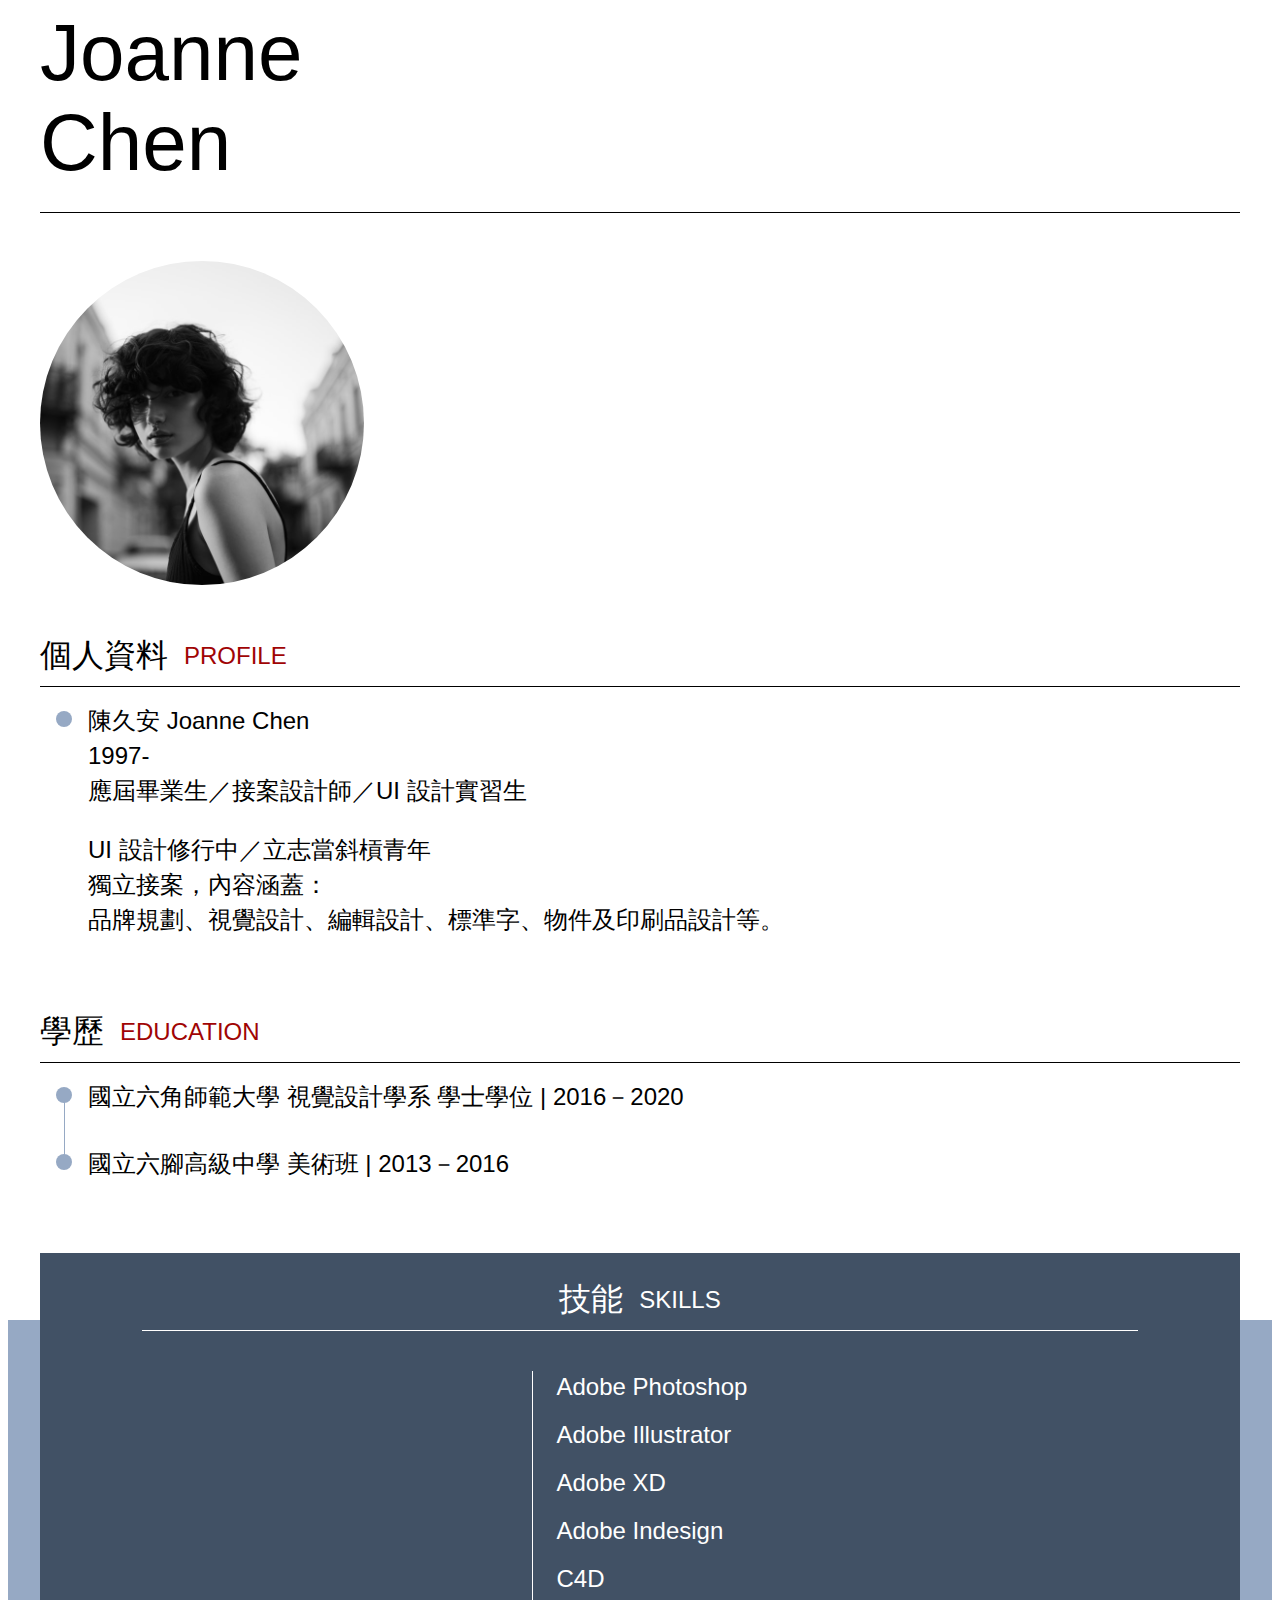
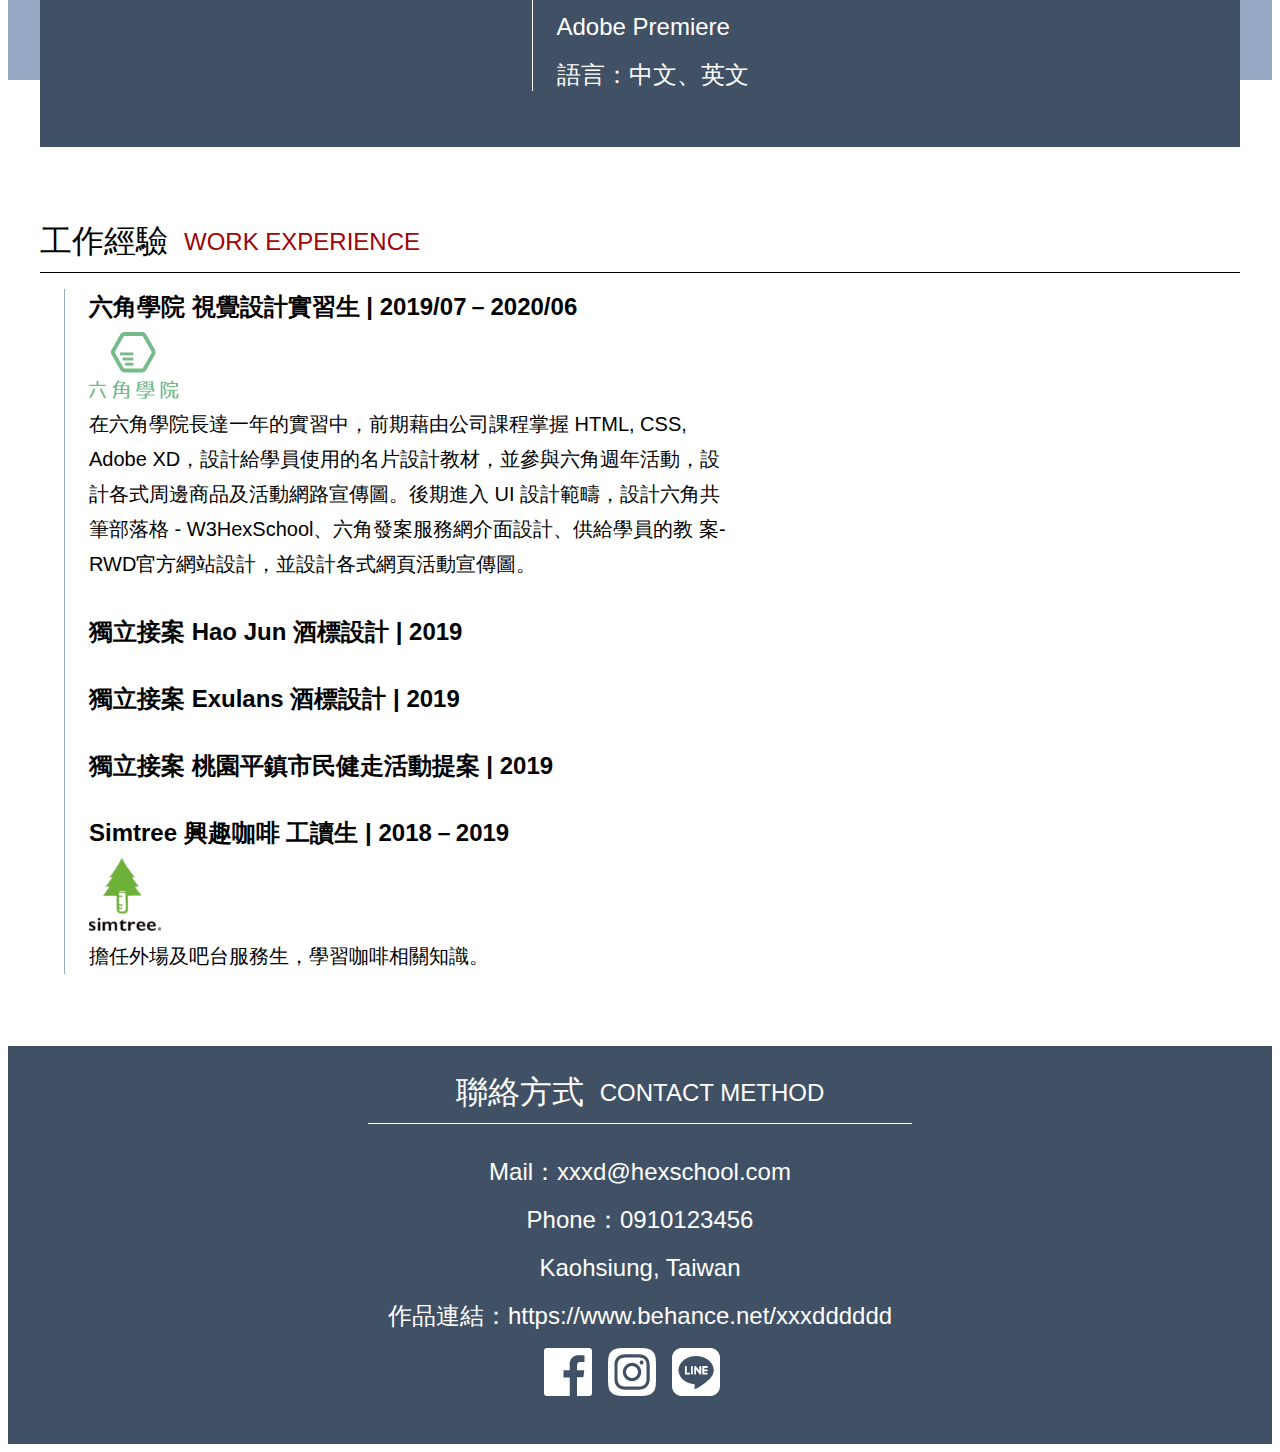
<file: index.html>
<!DOCTYPE html>
<html lang="en">
  <head>
    <meta charset="UTF-8"/>
    <meta name="viewport" content="width=device-width, initial-scale=1.0"/>
    <link rel="stylesheet" href="../css/main.css"/>
    <title>week1</title>
  </head>
  <body>
    <div class="header container-center">
      <div class="person-name"><span>Joanne</span><br/><span>Chen</span></div>
      <div class="person-img"><img src="img/joannechen.png" alt=""/></div>
    </div>
    <div class="container-center">
      <div class="title mb-2"> <span>個人資料</span><span class="title-style tolor-point">PROFILE</span></div>
      <div class="content mb-9">
        <div class="wrap pl-6 mb-3">
          <div class="circle"></div>
          <ul>
            <li>陳久安 Joanne Chen</li>
            <li>1997- </li>
            <li>應屆畢業生／接案設計師／UI 設計實習生</li>
          </ul>
        </div>
        <div class="wrap pl-6">
          <ul>
            <li>UI 設計修行中／立志當斜槓青年</li>
            <li>獨立接案，內容涵蓋：</li>
            <li>品牌規劃、視覺設計、編輯設計、標準字、物件及印刷品設計等。</li>
          </ul>
        </div>
      </div>
    </div>
    <div class="container-center">
      <div class="title mb-2"><span>學歷</span><span class="title-style tolor-point">EDUCATION</span></div>
      <div class="content mb-9">
        <div class="wrap pl-6 mb-4">
          <div class="circle"></div>
          <ul>
            <li>國立六角師範大學 視覺設計學系 學士學位 | 2016－2020</li>
          </ul>
        </div>
        <div class="wrap pl-6 mb-9">
          <div class="circle"></div>
          <div class="line"></div>
          <ul>
            <li>國立六腳高級中學 美術班 | 2013－2016</li>
          </ul>
        </div>
      </div>
    </div>
    <div class="skill-bar mb-9">
      <div class="skill container-center bgcolor-dark tcolor-light">
        <div class="title content-center"> <span>技能</span><span class="title-style">SKILLS</span></div>
        <div class="list content-center">
          <ul>
            <li class="mb-2">Adobe Photoshop</li>
            <li class="mb-2">Adobe Illustrator</li>
            <li class="mb-2">Adobe XD</li>
            <li class="mb-2">Adobe Indesign</li>
            <li class="mb-2">C4D</li>
            <li class="mb-2">Adobe Premiere</li>
            <li>語言：中文、英文</li>
          </ul>
        </div>
      </div>
    </div>
    <div class="exp container-center">
      <div class="title mb-2"><span>工作經驗</span><span class="title-style tolor-point">WORK EXPERIENCE</span></div>
      <div class="content mb-9">
        <div class="wrap">
          <ul>
            <li class="fw-bolder mb-4">六角學院 視覺設計實習生 | 2019/07－2020/06<img src="img/six.png" alt=""/>
              <p>在六角學院長達一年的實習中，前期藉由公司課程掌握 HTML, CSS, Adobe XD，設計給學員使用的名片設計教材，並參與六角週年活動，設計各式周邊商品及活動網路宣傳圖。後期進入 UI 設計範疇，設計六角共筆部落格 - W3HexSchool、六角發案服務網介面設計、供給學員的教 案- RWD官方網站設計，並設計各式網頁活動宣傳圖。</p>
            </li>
            <li class="fw-bolder mb-4">獨立接案 Hao Jun 酒標設計 | 2019</li>
            <li class="fw-bolder mb-4">獨立接案 Exulans 酒標設計 | 2019</li>
            <li class="fw-bolder mb-4">獨立接案 桃園平鎮市民健走活動提案 | 2019</li>
            <li class="fw-bolder">Simtree 興趣咖啡 工讀生 | 2018－2019<img src="img/tree.png" alt=""/>
              <p>擔任外場及吧台服務生，學習咖啡相關知識。</p>
            </li>
          </ul>
        </div>
      </div>
    </div>
    <div class="footer bgcolor-dark tcolor-light">
      <div class="title content-center"> <span>聯絡方式</span><span class="title-style">CONTACT METHOD</span></div>
      <div class="list">
        <ul>
          <li class="mb-2">Mail：xxxd@hexschool.com</li>
          <li class="mb-2">Phone：0910123456</li>
          <li class="mb-2">Kaohsiung, Taiwan</li>
          <li class="mb-2">作品連結：https://www.behance.net/xxxdddddd</li>
          <li class="icons content-center"><img class="pr-2" src="img/facebook.png" alt="facebook"/><img class="pr-2" src="img/instagram-alt.png" alt="instagram"/><img class="pr-2" src="img/line.png" alt="line"/></li>
        </ul>
      </div>
    </div>
  </body>
</html>
</file>
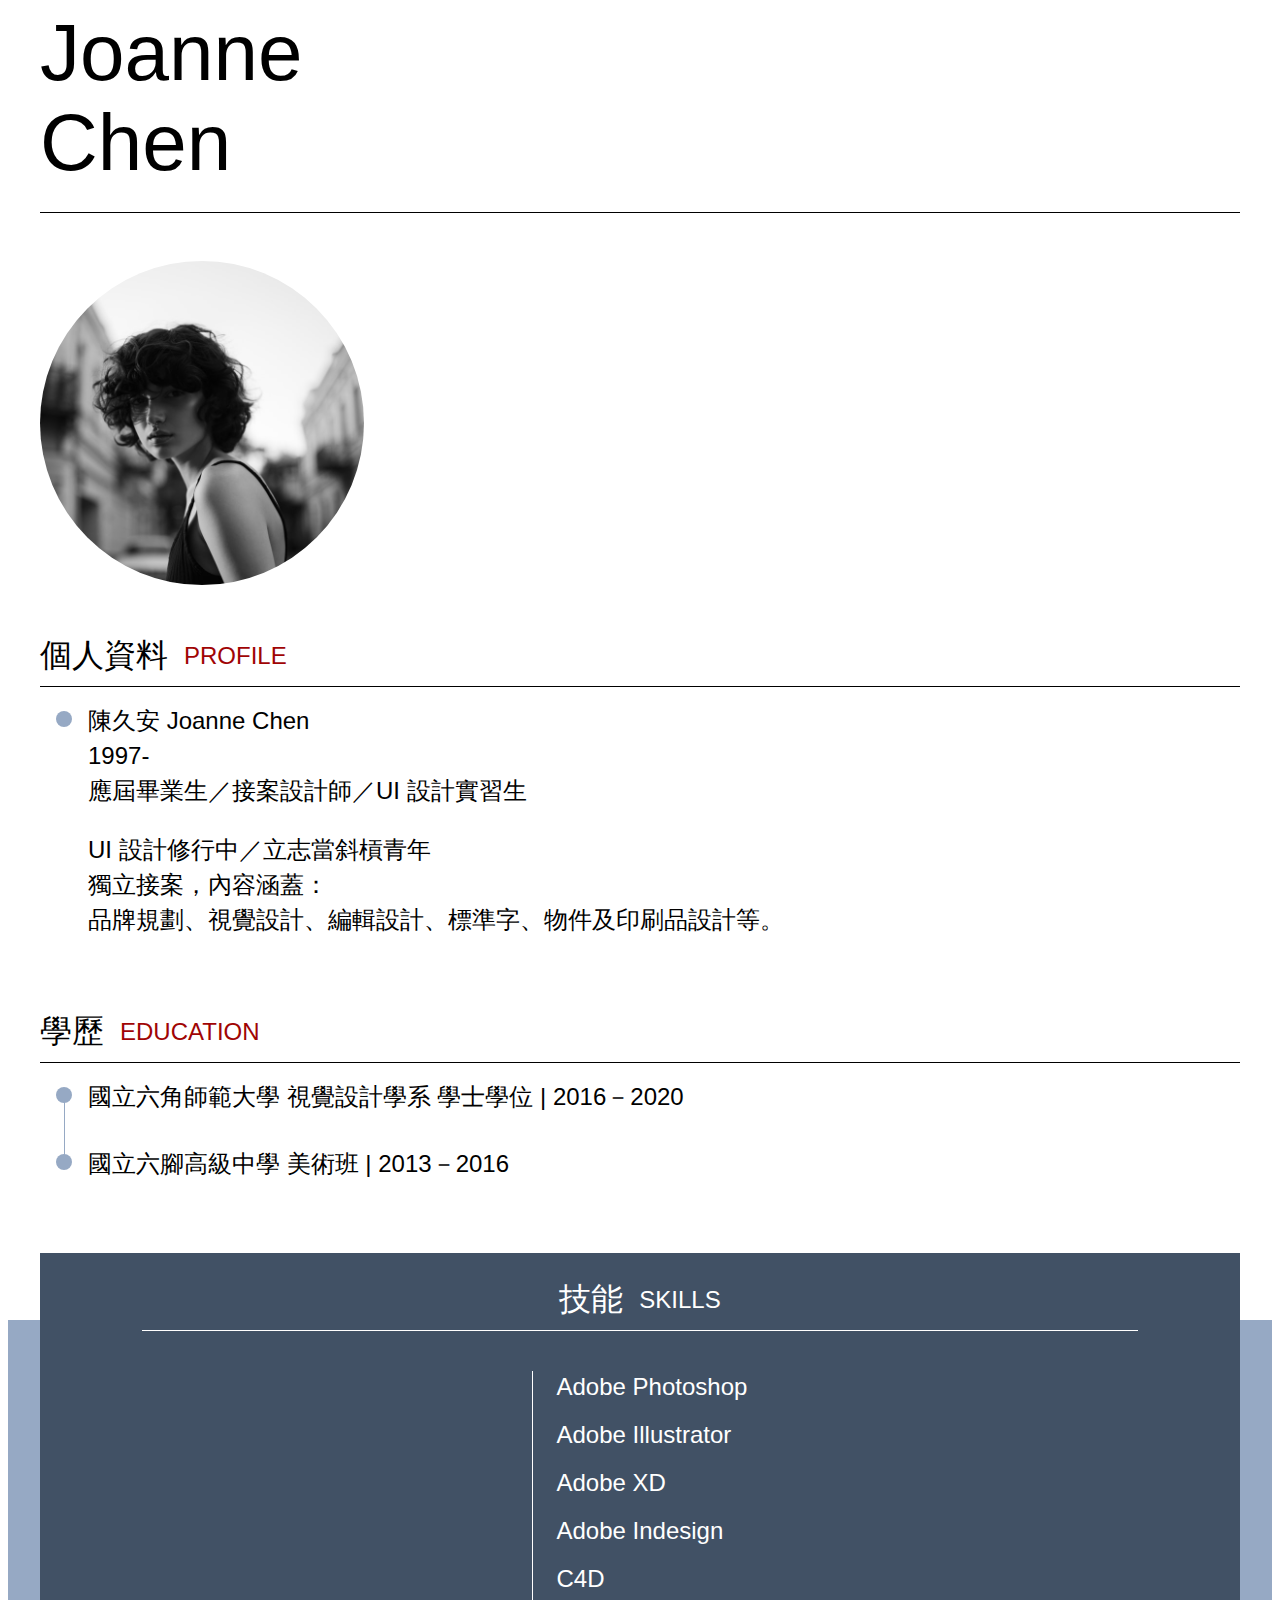
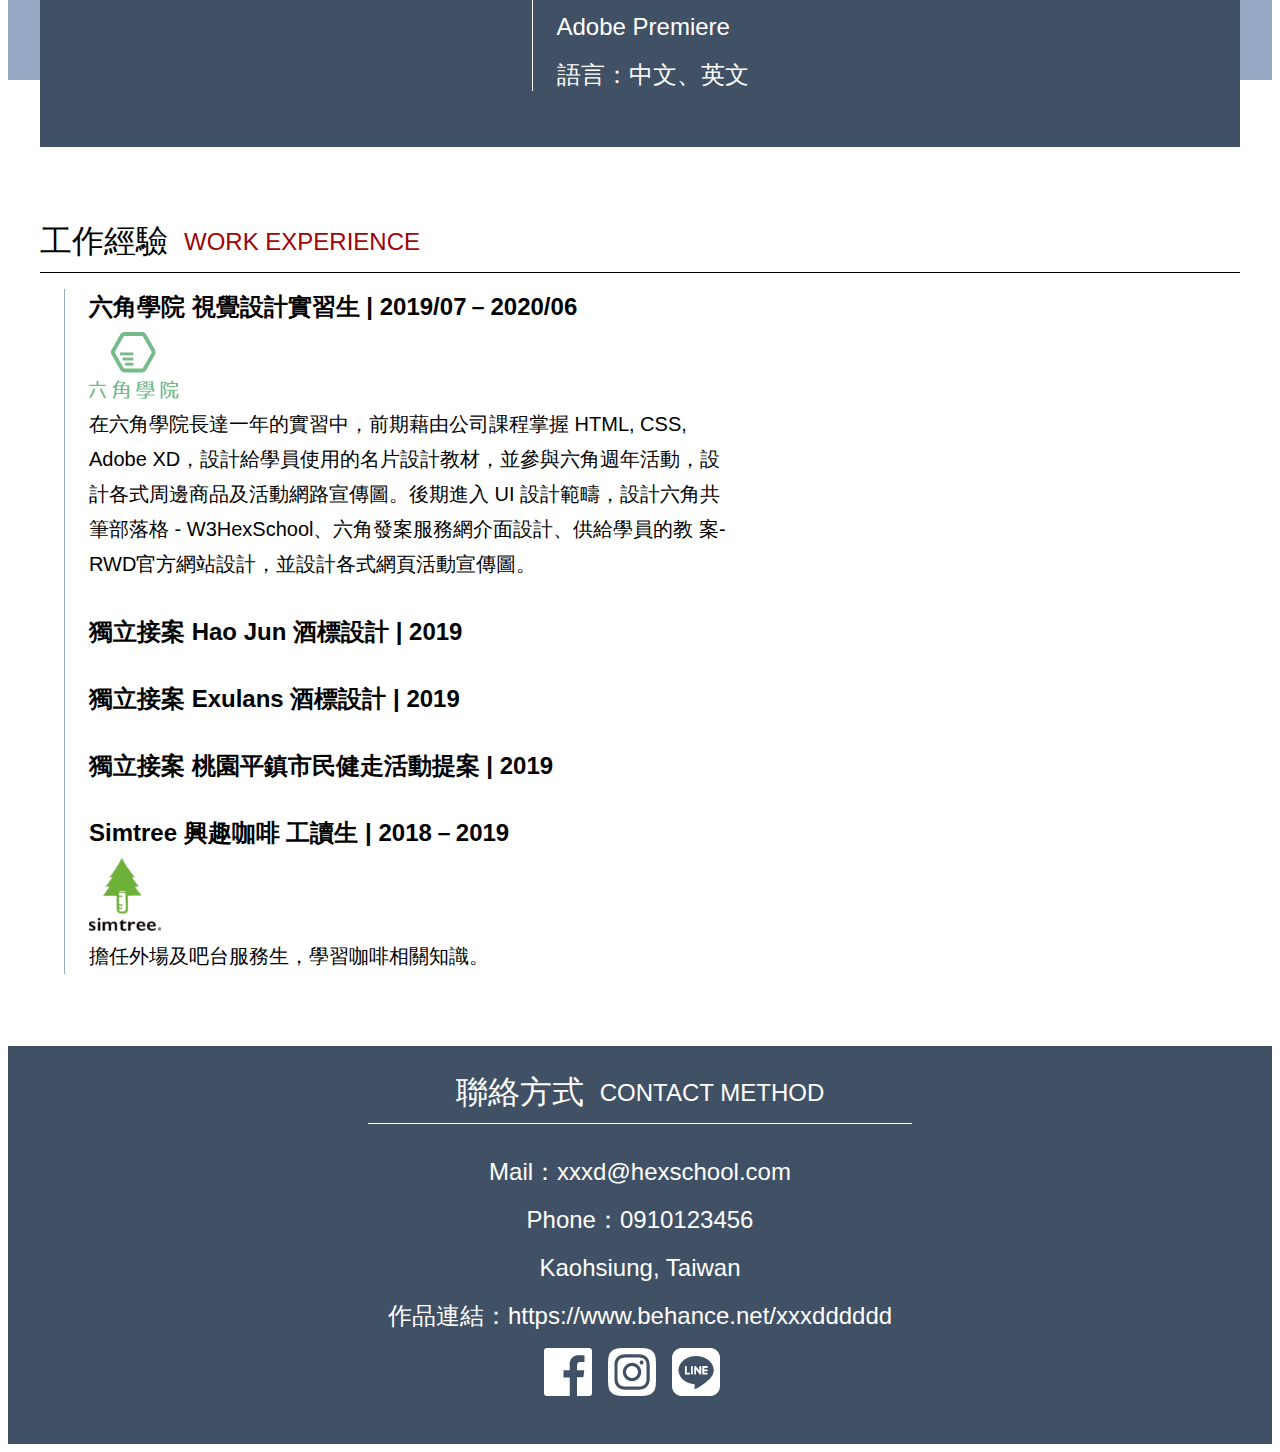
<file: index.min.html>
<!DOCTYPE html><html lang="en"><head><meta charset="UTF-8"/><meta name="viewport" content="width=device-width, initial-scale=1.0"/><link rel="stylesheet" href="../css/main.css"/><title>week1</title></head><body><div class="header container-center"><div class="person-name"><span>Joanne</span><br/><span>Chen</span></div><div class="person-img"><img src="img/joannechen.png" alt=""/></div></div><div class="container-center"><div class="title mb-2"> <span>個人資料</span><span class="title-style tolor-point">PROFILE</span></div><div class="content mb-9"><div class="wrap pl-6 mb-3"><div class="circle"></div><ul><li>陳久安 Joanne Chen</li><li>1997- </li><li>應屆畢業生／接案設計師／UI 設計實習生</li></ul></div><div class="wrap pl-6"><ul><li>UI 設計修行中／立志當斜槓青年</li><li>獨立接案，內容涵蓋：</li><li>品牌規劃、視覺設計、編輯設計、標準字、物件及印刷品設計等。</li></ul></div></div></div><div class="container-center"><div class="title mb-2"><span>學歷</span><span class="title-style tolor-point">EDUCATION</span></div><div class="content mb-9"><div class="wrap pl-6 mb-4"><div class="circle"></div><ul><li>國立六角師範大學 視覺設計學系 學士學位 | 2016－2020</li></ul></div><div class="wrap pl-6 mb-9"><div class="circle"></div><div class="line"></div><ul><li>國立六腳高級中學 美術班 | 2013－2016</li></ul></div></div></div><div class="skill-bar mb-9"><div class="skill container-center bgcolor-dark tcolor-light"><div class="title content-center"> <span>技能</span><span class="title-style">SKILLS</span></div><div class="list content-center"><ul><li class="mb-2">Adobe Photoshop</li><li class="mb-2">Adobe Illustrator</li><li class="mb-2">Adobe XD</li><li class="mb-2">Adobe Indesign</li><li class="mb-2">C4D</li><li class="mb-2">Adobe Premiere</li><li>語言：中文、英文</li></ul></div></div></div><div class="exp container-center"><div class="title mb-2"><span>工作經驗</span><span class="title-style tolor-point">WORK EXPERIENCE</span></div><div class="content mb-9"><div class="wrap"><ul><li class="fw-bolder mb-4">六角學院 視覺設計實習生 | 2019/07－2020/06<img src="img/six.png" alt=""/><p>在六角學院長達一年的實習中，前期藉由公司課程掌握 HTML, CSS, Adobe XD，設計給學員使用的名片設計教材，並參與六角週年活動，設計各式周邊商品及活動網路宣傳圖。後期進入 UI 設計範疇，設計六角共筆部落格 - W3HexSchool、六角發案服務網介面設計、供給學員的教 案- RWD官方網站設計，並設計各式網頁活動宣傳圖。</p></li><li class="fw-bolder mb-4">獨立接案 Hao Jun 酒標設計 | 2019</li><li class="fw-bolder mb-4">獨立接案 Exulans 酒標設計 | 2019</li><li class="fw-bolder mb-4">獨立接案 桃園平鎮市民健走活動提案 | 2019</li><li class="fw-bolder">Simtree 興趣咖啡 工讀生 | 2018－2019<img src="img/tree.png" alt=""/><p>擔任外場及吧台服務生，學習咖啡相關知識。</p></li></ul></div></div></div><div class="footer bgcolor-dark tcolor-light"><div class="title content-center"> <span>聯絡方式</span><span class="title-style">CONTACT METHOD</span></div><div class="list"><ul><li class="mb-2">Mail：xxxd@hexschool.com</li><li class="mb-2">Phone：0910123456</li><li class="mb-2">Kaohsiung, Taiwan</li><li class="mb-2">作品連結：https://www.behance.net/xxxdddddd</li><li class="icons content-center"><img class="pr-2" src="img/facebook.png" alt="facebook"/><img class="pr-2" src="img/instagram-alt.png" alt="instagram"/><img class="pr-2" src="img/line.png" alt="line"/></li></ul></div></div></body></html>
</file>
<file: css/main.css>
@charset "UTF-8";
html, body {
  font-family: "微軟正黑體", "Microsoft JhengHei", "Segoe UI Semibold", "Segoe UI", "Lucida Grande", Verdana, Arial, Helvetica, sans-serif;
  font-size: 14px;
}

* {
  -webkit-box-sizing: border-box;
          box-sizing: border-box;
}

.mb-10 {
  margin-bottom: 500px;
}

.mb-1 {
  margin-bottom: 8px;
}

.mb-2 {
  margin-bottom: 16px;
}

.mb-3 {
  margin-bottom: 24px;
}

.mb-4 {
  margin-bottom: 32px;
}

.mb-9 {
  margin-bottom: 72px;
}

.pr-2 {
  padding-right: 16px;
}

.pl-6 {
  padding-left: 48px;
}

.bgcolor-dark {
  background-color: #415165;
}

.bgcolor-light {
  background-color: #96A9C4;
}

.tcolor-light {
  color: #FFFFFF;
}

.tolor-point {
  color: #A00404;
}

.content-center {
  -webkit-box-pack: center;
      -ms-flex-pack: center;
          justify-content: center;
}

.fw-bolder {
  font-weight: bolder;
}

.container-center {
  width: 1200px;
  margin: 0 auto;
}

.header {
  font-size: 80px;
  line-height: 90px;
}

.person-name {
  border-bottom: 1px solid #000;
  padding-bottom: 24px;
}

.person-img {
  margin: 48px 0;
}

img {
  display: block;
}

.title {
  display: -webkit-box;
  display: -ms-flexbox;
  display: flex;
  -webkit-box-align: center;
      -ms-flex-align: center;
          align-items: center;
  font-size: 32px;
  line-height: 45px;
  border-bottom: 1px solid #000;
  padding-bottom: 8px;
}

.title-style {
  margin-left: 16px;
  font-size: 24px;
  line-height: 32px;
}

ul {
  margin: 0;
  padding: 0;
}

li {
  list-style: none;
  font-size: 24px;
  line-height: 35px;
}

.wrap {
  position: relative;
}

.circle {
  position: absolute;
  left: 16px;
  top: 8px;
  width: 16px;
  height: 16px;
  border-radius: 999rem;
  background-color: #96A9C4;
}

.line:after {
  position: absolute;
  content: '';
  border-left: 1px solid #96A9C4;
  height: 66px;
  bottom: 20px;
  left: 24px;
}

.skill-bar {
  position: relative;
}

.skill-bar:after {
  content: '';
  width: 100%;
  background-color: #96A9C4;
  height: 360px;
  display: block;
  position: absolute;
  top: 50%;
  -webkit-transform: translateY(-50%);
          transform: translateY(-50%);
  z-index: -1;
}

.skill {
  padding: 24px 102px 56px 102px;
}

.skill .title, .footer .title {
  border-bottom: 1px solid #FFFFFF;
  margin-bottom: 40px;
}

.list {
  display: -webkit-box;
  display: -ms-flexbox;
  display: flex;
}

.list ul {
  border-left: 1px solid #FFFFFF;
  padding-left: 24px;
}

.list li {
  line-height: 32px;
  font-weight: lighter;
}

.exp img {
  margin: 8px 0;
}

.exp p {
  margin: 0;
  font-size: 20px;
  font-weight: normal;
  width: 642px;
}

.exp .wrap {
  margin-left: 24px;
  padding-left: 24px;
  border-left: 1px solid #96A9C4;
}

.footer {
  padding: 24px 360px 48px 360px;
}

.footer .title {
  margin-bottom: 32px;
}

.footer ul {
  border: none;
  width: 100%;
  padding-left: 0;
}

.footer li {
  text-align: center;
}

.icons {
  display: -webkit-box;
  display: -ms-flexbox;
  display: flex;
}
</file>
